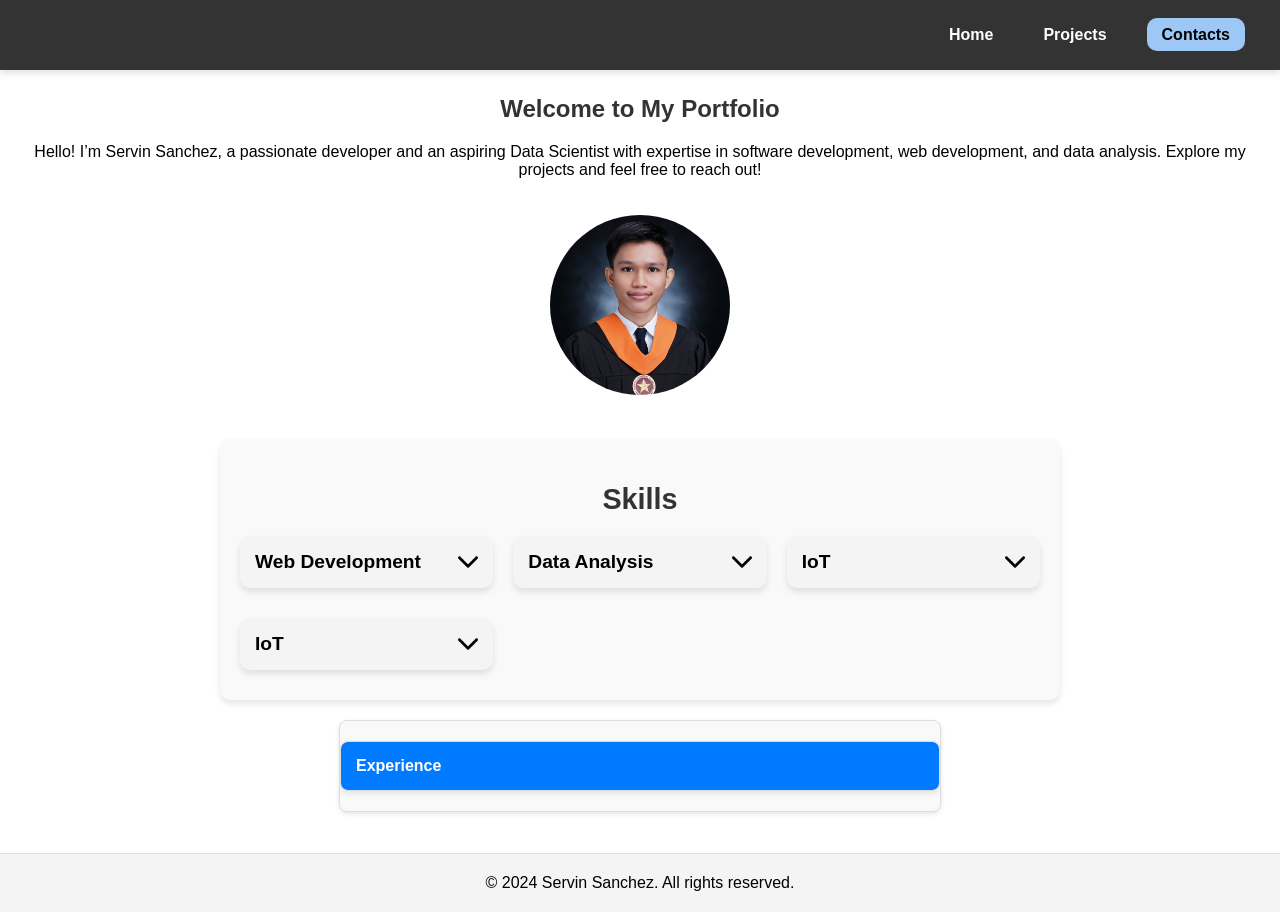
<file: index.html>
<!DOCTYPE html>
<html lang="en">
<head>
  <meta charset="UTF-8">
  <meta name="viewport" content="width=device-width, initial-scale=1.0">
  <link rel="icon" href="img\icons\tableau-software.png" type="image/x-icon" />
  <title>Home</title>
  <!-- <link rel="stylesheet" href="css/style.css"> -->
  <link rel="stylesheet" href="css/global.css">
  <link rel="stylesheet" href="css/contacts.css">
  <link rel="stylesheet" href="css/contacts-animation.css">
  <!-- <link rel="stylesheet" href="css/contacts-responsiveness.css"> -->
  <link rel="stylesheet" href="css/home-animation.css">
  <link rel="stylesheet" href="css/home.css">
  <link rel="stylesheet" href="css/home-responsiveness.css">
</head>
<body>
  <header>
    

    <nav>
      <ul>
        <li><a href="index.html">Home</a></li>
        <li><a href="projects.html">Projects</a></li>
        <li id="contact"><a href="#" onclick="toggleContactBox()">Contacts</a></li>
      </ul>
    </nav>

    <!-- Floating Contact Box -->
    <div id="contact-overlay">
      <div id="contact-box">
        <div id="contact-content">
          <h2>Reach Me</h2>
          <a href="mailto">
            <img src="img/icons/gmail.png" alt="Email Icon">
          </a>

          <a href="my.linkedin.com">
            <img src="img/icons/linkedin.png" alt="linkedin Icon">
          </a>
          
          <a href="my.github.com">
            <img src="img/icons/github.png" alt="github Icon">
          </a>

        </div>
      </div>
    </div>

  </div>

  </header>

  <main>
    <section id="intro">
      <div class="intro-text">
        <h1>Welcome to My Portfolio</h1>
        <p>Hello! I’m Servin Sanchez, a passionate developer and an aspiring Data Scientist with expertise in software development, web development, and data analysis. Explore my projects and feel free to reach out!</p>
      </div>
      <div class="intro-image">
        <img src="img\projects\Grad_me.jpg" alt="Servin Sanchez" />
      </div>
    </section>

    <!-- About Me Section -->
    <!-- <section id="about-me">
      <h2>About Me</h2>
      <p>
        I’m a Computer Engineering graduate with a strong passion for leveraging technology to solve complex problems. With hands-on experience in data engineering, web development, and IoT systems, I enjoy creating innovative solutions that have a meaningful impact. 
      </p>
      <p>
        I thrive in collaborative environments, constantly learning new tools and technologies to stay ahead in the rapidly evolving tech landscape.
      </p>
    </section> -->

    <!-- Skills Section -->
    <section id="skills">
      <h2 align="center">Skills</h2>
      <div class="skills-grid">
        <!-- Web Development -->
        <div class="skills-category">
          <div class="skills-box">
            <a href="#" class="toggle-dropdown">
              <span>Web Development</span>
              <img class="dropdown-toggle" src="img/icons/dropdown-icon.png" alt="Dropdown Icon">
            </a>
          </div>
          <div class="dropdown-content">
            <div><img src="img\icons\html-5.png" alt="HTML Icon"><span>HTML</span></div>
            <div><img src="img\icons\css-3.png" alt="CSS Icon"><span>CSS</span></div>
            <div><img src="img\icons\js.png" alt="JavaScript Icon"><span>JavaScript</span></div>
          </div>
        </div>
    
        <!-- Data Analysis -->
        <div class="skills-category">
          <div class="skills-box">
            <a href="#" class="toggle-dropdown">
              <span>Data Analysis</span>
              <img class="dropdown-toggle" src="img/icons/dropdown-icon.png" alt="Dropdown Icon">
            </a>
          </div>
          <div class="dropdown-content">
            <div><img src="img\icons\python.png" alt="Python Icon"><span>Python</span></div>
            <div><img src="img\icons\tableau-software.png" alt="Excel Icon"><span>Excel</span></div>
            <div><img src="img\icons\sql-server.png" alt="SQL Icon"><span>SQL</span></div>
            <div><img src="img\icons\power-bi.png" alt="Power BI Icon"><span>Power BI</span></div>
          </div>
        </div>
    
        <!-- IoT -->
        <div class="skills-category">
          <div class="skills-box">
            <a href="#" class="toggle-dropdown">
              <span>IoT</span>
              <img class="dropdown-toggle" src="img/icons/dropdown-icon.png" alt="Dropdown Icon">
            </a>
          </div>
          <div class="dropdown-content">
            <div><img src="img\icons\ros-2.png" alt="Raspberry Pi Icon"><span>Robot Operating System 2</span></div>
            <div><img src="img\icons\arduino.png" alt="Arduino Icon"><span>Arduino</span></div>
            <div><img src="img\icons\raspberry-pi.png" alt="Raspberry Pi Icon"><span>Raspberry Pi</span></div>
          </div>
        </div>

        <!-- IoT -->
        <div class="skills-category">
          <div class="skills-box">
            <a href="#" class="toggle-dropdown">
              <span>IoT</span>
              <img class="dropdown-toggle" src="img/icons/dropdown-icon.png" alt="Dropdown Icon">
            </a>
          </div>
          <div class="dropdown-content">
            <div><img src="img\icons\ros-2.png" alt="Raspberry Pi Icon"><span>Robot Operating System 2</span></div>
            <div><img src="img\icons\arduino.png" alt="Arduino Icon"><span>Arduino</span></div>
            <div><img src="img\icons\raspberry-pi.png" alt="Raspberry Pi Icon"><span>Raspberry Pi</span></div>
          </div>
        </div>
      </div>
    </section>
    

    <section id="experience">
      <div class="dropdown-box">
        <button class="dropdown-btn" onclick="toggleExperience()">Experience</button>
        <div id="experience-content" style="display: none;">
          <div class="experience-item">
            <h3>Job Title 1</h3>
            <p><strong>Company Name</strong> | <em>Start Date - End Date</em></p>
            <ul>
              <li>Key responsibility or achievement 1</li>
              <li>Key responsibility or achievement 2</li>
              <li>Key responsibility or achievement 3</li>
            </ul>
          </div>

          <div class="experience-item">
            <h3>Job Title 2</h3>
            <p><strong>Company Name</strong> | <em>Start Date - End Date</em></p>
            <ul>
              <li>Key responsibility or achievement 1</li>
              <li>Key responsibility or achievement 2</li>
              <li>Key responsibility or achievement 3</li>
            </ul>
          </div>
        </div>
      </div>
    </section>


  </main>

  <footer>
    <p>© 2024 Servin Sanchez. All rights reserved.</p>
  </footer>

  <script src="js/home-script.js"></script>
  <script src="js/contact-script.js"></script>
</body>
</html>
</file>
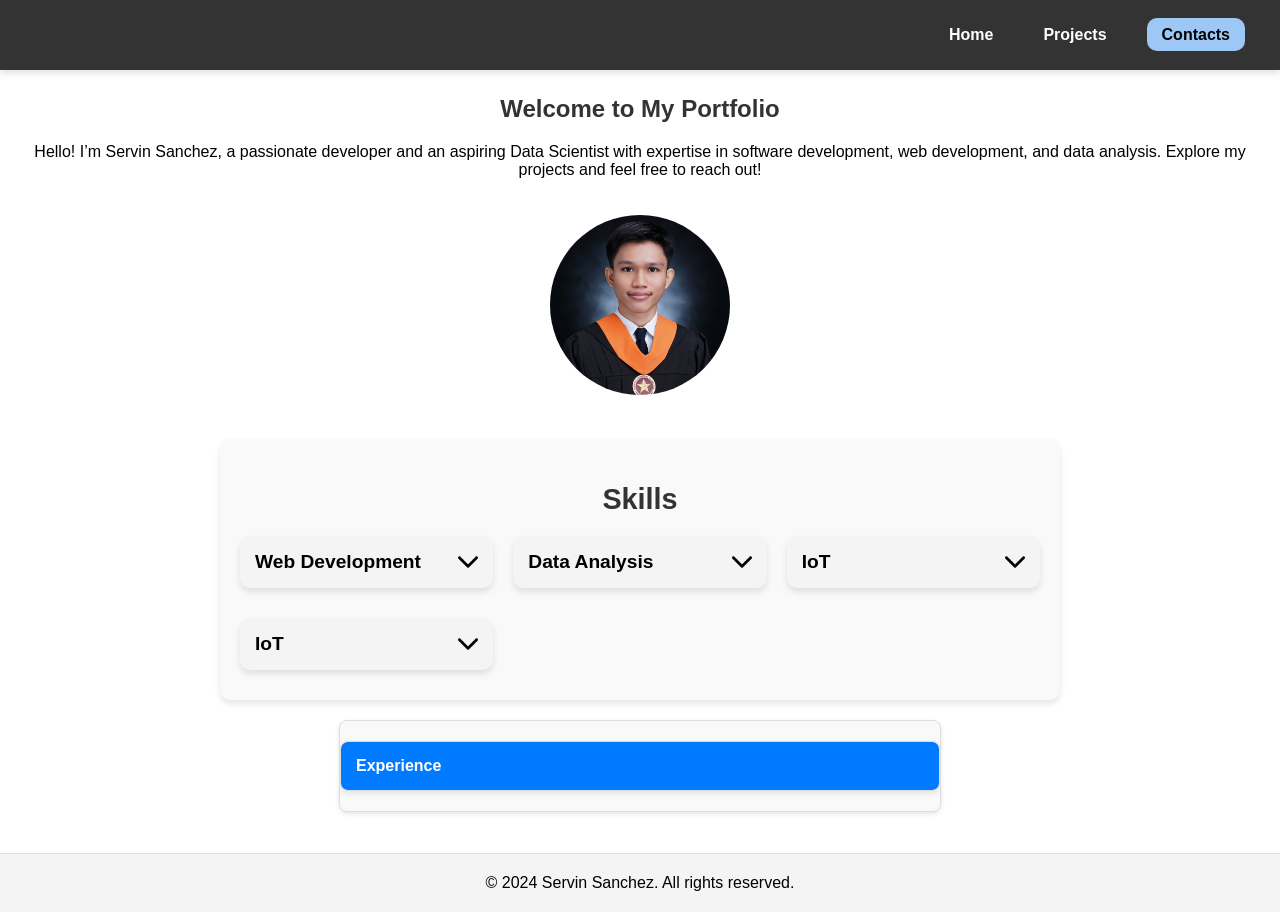
<file: home.html>
<!DOCTYPE html>
<html lang="en">
<head>
  <meta charset="UTF-8">
  <meta name="viewport" content="width=device-width, initial-scale=1.0">
  <title>Home</title>
  <!-- <link rel="stylesheet" href="css/style.css"> -->
  <link rel="stylesheet" href="css/global.css">
  <link rel="stylesheet" href="css/contacts.css">
  <link rel="stylesheet" href="css/contacts-animation.css">
  <!-- <link rel="stylesheet" href="css/contacts-responsiveness.css"> -->
  <link rel="stylesheet" href="css/home-animation.css">
  <link rel="stylesheet" href="css/home.css">
  <link rel="stylesheet" href="css/home-responsiveness.css">
</head>
<body>
  <header>
    <nav>
      <ul>
        <li><a href="home.html">Home</a></li>
        <li><a href="projects.html">Projects</a></li>
        <li id="contact"><a href="#" onclick="toggleContactBox()">Contacts</a></li>
      </ul>
    </nav>

    <!-- Floating Contact Box -->
    <div id="contact-overlay">
      <div id="contact-box">
        <div id="contact-content">
          <p>Email: <a href="mailto:your-email@example.com">your-email@example.com</a></p>
          <p>Phone: <a href="tel:+123456789">+123 456 789</a></p>
          <p>
            Social Media:
            <a href="https://facebook.com/yourprofile" target="_blank">Facebook</a> |
            <a href="https://twitter.com/yourprofile" target="_blank">Twitter</a>
          </p>
        </div>
      </div>
    </div>

  </div>

  </header>

  <main>
    <section id="intro">
      <div class="intro-text">
        <h1>Welcome to My Portfolio</h1>
        <p>Hello! I’m Servin Sanchez, a passionate developer and an aspiring Data Scientist with expertise in software development, web development, and data analysis. Explore my projects and feel free to reach out!</p>
      </div>
      <div class="intro-image">
        <img src="img\projects\Grad_me.jpg" alt="Servin Sanchez" />
      </div>
    </section>

    <!-- About Me Section -->
    <!-- <section id="about-me">
      <h2>About Me</h2>
      <p>
        I’m a Computer Engineering graduate with a strong passion for leveraging technology to solve complex problems. With hands-on experience in data engineering, web development, and IoT systems, I enjoy creating innovative solutions that have a meaningful impact. 
      </p>
      <p>
        I thrive in collaborative environments, constantly learning new tools and technologies to stay ahead in the rapidly evolving tech landscape.
      </p>
    </section> -->

    <!-- Skills Section -->
    <section id="skills">
      <h2 align="center">Skills</h2>
      <div class="skills-grid">
        <!-- Web Development -->
        <div class="skills-category">
          <div class="skills-box">
            <a href="#" class="toggle-dropdown">
              <span>Web Development</span>
              <img class="dropdown-toggle" src="img/icons/dropdown-icon.png" alt="Dropdown Icon">
            </a>
          </div>
          <div class="dropdown-content">
            <div><img src="img\icons\html-5.png" alt="HTML Icon"><span>HTML</span></div>
            <div><img src="img\icons\css-3.png" alt="CSS Icon"><span>CSS</span></div>
            <div><img src="img\icons\js.png" alt="JavaScript Icon"><span>JavaScript</span></div>
          </div>
        </div>
    
        <!-- Data Analysis -->
        <div class="skills-category">
          <div class="skills-box">
            <a href="#" class="toggle-dropdown">
              <span>Data Analysis</span>
              <img class="dropdown-toggle" src="img/icons/dropdown-icon.png" alt="Dropdown Icon">
            </a>
          </div>
          <div class="dropdown-content">
            <div><img src="img\icons\python.png" alt="Python Icon"><span>Python</span></div>
            <div><img src="img\icons\tableau-software.png" alt="Excel Icon"><span>Excel</span></div>
            <div><img src="img\icons\sql-server.png" alt="SQL Icon"><span>SQL</span></div>
            <div><img src="img\icons\power-bi.png" alt="Power BI Icon"><span>Power BI</span></div>
          </div>
        </div>
    
        <!-- IoT -->
        <div class="skills-category">
          <div class="skills-box">
            <a href="#" class="toggle-dropdown">
              <span>IoT</span>
              <img class="dropdown-toggle" src="img/icons/dropdown-icon.png" alt="Dropdown Icon">
            </a>
          </div>
          <div class="dropdown-content">
            <div><img src="img\icons\ros-2.png" alt="Raspberry Pi Icon"><span>Robot Operating System 2</span></div>
            <div><img src="img\icons\arduino.png" alt="Arduino Icon"><span>Arduino</span></div>
            <div><img src="img\icons\raspberry-pi.png" alt="Raspberry Pi Icon"><span>Raspberry Pi</span></div>
          </div>
        </div>

        <!-- IoT -->
        <div class="skills-category">
          <div class="skills-box">
            <a href="#" class="toggle-dropdown">
              <span>IoT</span>
              <img class="dropdown-toggle" src="img/icons/dropdown-icon.png" alt="Dropdown Icon">
            </a>
          </div>
          <div class="dropdown-content">
            <div><img src="img\icons\ros-2.png" alt="Raspberry Pi Icon"><span>Robot Operating System 2</span></div>
            <div><img src="img\icons\arduino.png" alt="Arduino Icon"><span>Arduino</span></div>
            <div><img src="img\icons\raspberry-pi.png" alt="Raspberry Pi Icon"><span>Raspberry Pi</span></div>
          </div>
        </div>
      </div>
    </section>
    

    <section id="experience">
      <div class="dropdown-box">
        <button class="dropdown-btn" onclick="toggleExperience()">Experience</button>
        <div id="experience-content" style="display: none;">
          <div class="experience-item">
            <h3>Job Title 1</h3>
            <p><strong>Company Name</strong> | <em>Start Date - End Date</em></p>
            <ul>
              <li>Key responsibility or achievement 1</li>
              <li>Key responsibility or achievement 2</li>
              <li>Key responsibility or achievement 3</li>
            </ul>
          </div>

          <div class="experience-item">
            <h3>Job Title 2</h3>
            <p><strong>Company Name</strong> | <em>Start Date - End Date</em></p>
            <ul>
              <li>Key responsibility or achievement 1</li>
              <li>Key responsibility or achievement 2</li>
              <li>Key responsibility or achievement 3</li>
            </ul>
          </div>
        </div>
      </div>
    </section>


  </main>

  <footer>
    <p>© 2024 Servin Sanchez. All rights reserved.</p>
  </footer>

  <script src="js/home-script.js"></script>
  <script src="js/contact-script.js"></script>
</body>
</html>
</file>
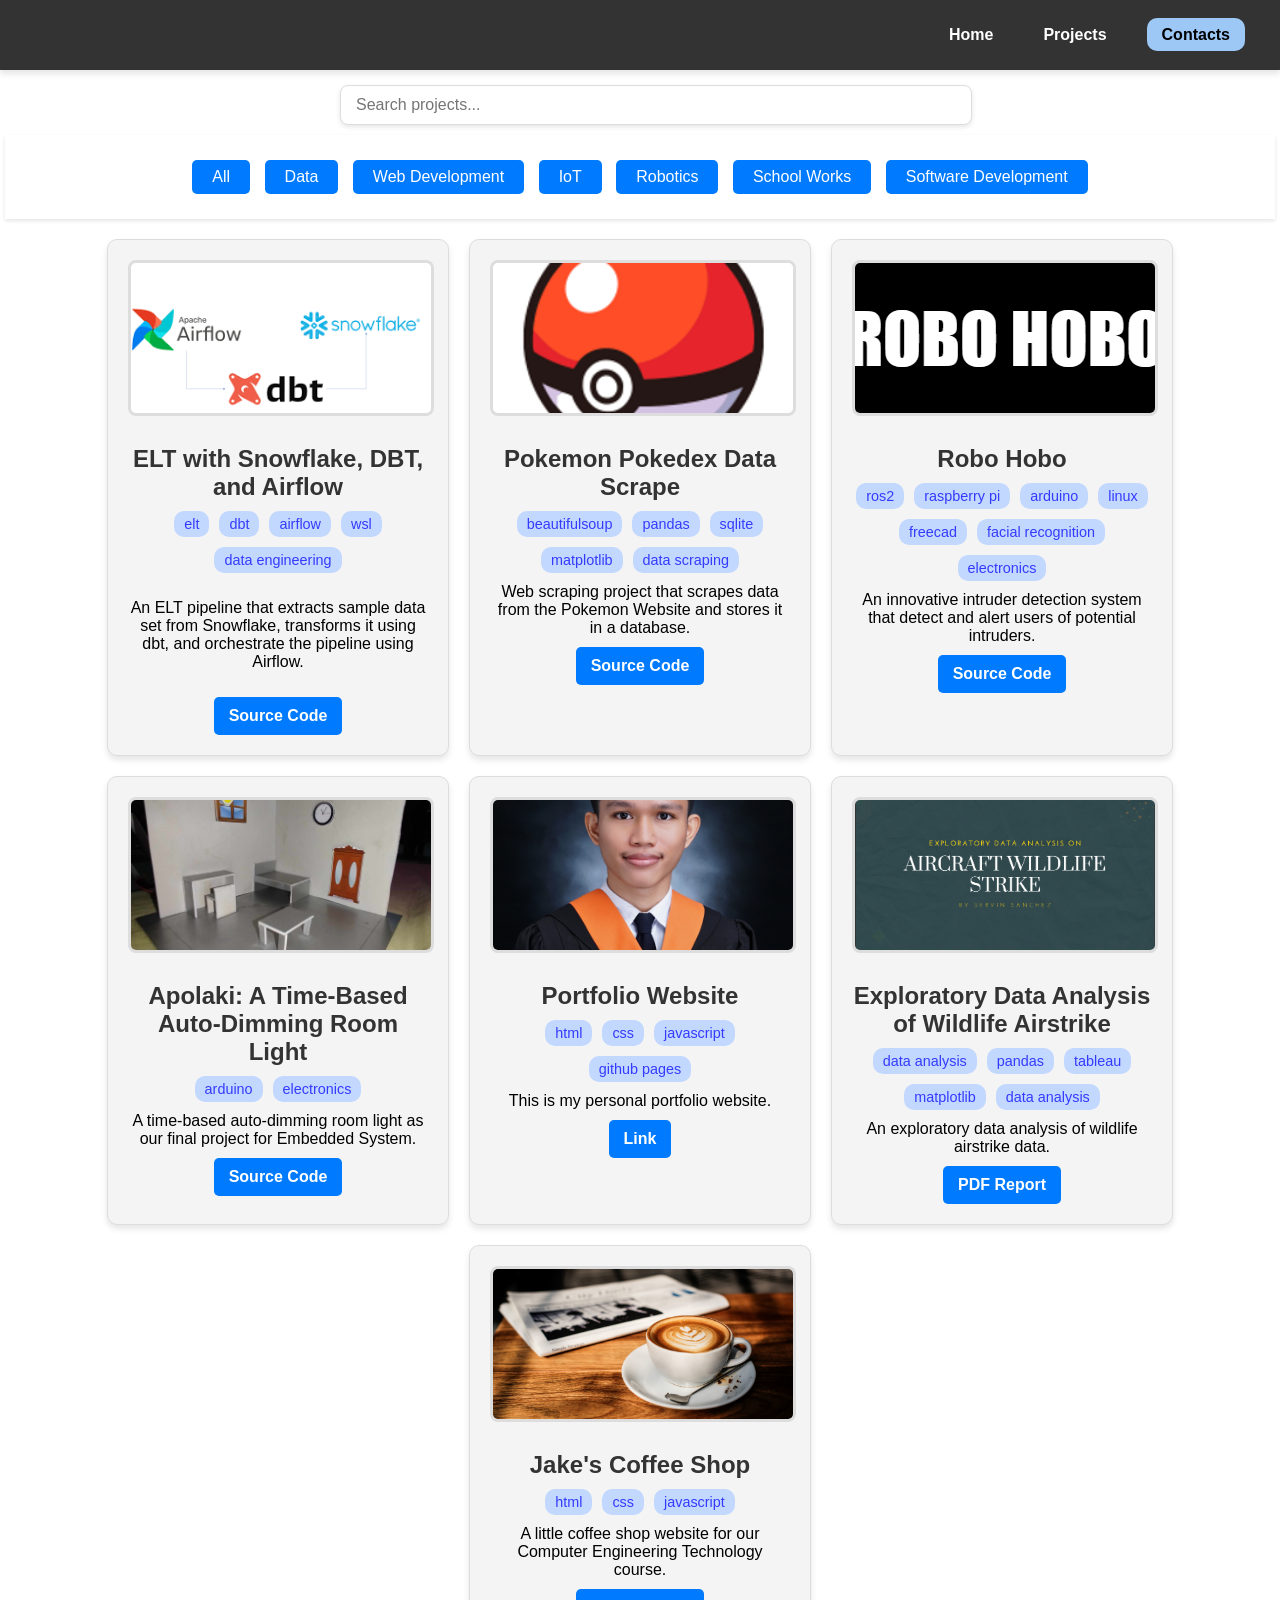
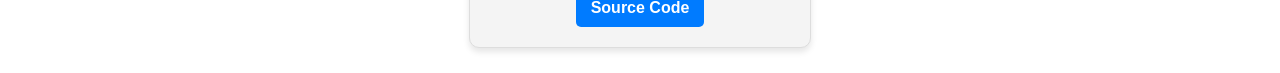
<file: projects.html>
<!DOCTYPE html>
<html lang="en">
<head>
  <meta charset="UTF-8">
  <meta name="viewport" content="width=device-width, initial-scale=1.0">
  <link rel="icon" href="img\icons\tableau-software.png" type="image/x-icon" />
  <title>Projects</title>
  <!-- <link rel="stylesheet" href="css/style.css"> -->
  <link rel="stylesheet" href="css/global.css">
  <link rel="stylesheet" href="css/contacts.css">
  <link rel="stylesheet" href="css/contacts-animation.css">
  <link rel="stylesheet" href="css/projects.css">
  <link rel="stylesheet" href="css/projects-animation.css">
  <link rel="stylesheet" href="css/projects-responsiveness.css">
  <!-- <link rel="stylesheet" href="css/contacts-responsiveness.css"> -->
</head>
<body>
  <header>
    <nav>
      <ul>
        <li><a href="index.html">Home</a></li>
        <li><a href="projects.html">Projects</a></li>
        <li id="contact"><a href="#" onclick="toggleContactBox()">Contacts</a></li>
      </ul>
    </nav>

    <!-- Floating Contact Box -->
    <div id="contact-overlay">
      <div id="contact-box">
        <div id="contact-content">
          <p>Email: <a href="mailto:your-email@example.com">your-email@example.com</a></p>
          <p>Phone: <a href="tel:+123456789">+123 456 789</a></p>
          <p>
            Social Media:
            <a href="https://facebook.com/yourprofile" target="_blank">Facebook</a> |
            <a href="https://twitter.com/yourprofile" target="_blank">Twitter</a>
          </p>
        </div>
      </div>
    </div>
  </header>

  <main>
    <!-- Search Bar -->
    <section class="search-bar">
      <input type="text" id="search-input" placeholder="Search projects...">
    </section>

    <section class="filter-buttons">
      <button data-category="all">All</button>
      <button data-category="data">Data</button>
      <button data-category="web">Web Development</button>
      <button data-category="iot">IoT</button>
      <button data-category="robot">Robotics</button>
      <button data-category="school">School Works</button>
      <button data-category="soft_dev">Software Development</button>
      
    </section>
    <section class="project-list">
      <div class="project-box" data-category="data">
        <img src="img\projects\dbt_snowflake_airflow.png" alt="Smart Home Dashboard">
        <h3>ELT with Snowflake, DBT, and Airflow</h3>
        <div class="project-categories">
          <span class="tools">elt</span>
          <span class="tools">dbt</span>
          <span class="tools">airflow</span>
          <span class="tools">wsl</span>
          <span class="tools">data engineering</span>
          <p>An ELT pipeline that extracts sample data set from Snowflake, transforms it using dbt, and orchestrate the pipeline using Airflow.</p>
        </div>
        <a href="https://github.com/Serv08/dbt-snowflake-airflow-pipeline" target="_blank"><strong>Source Code</strong></a>
        <!-- <a href="https://github.com/Serv08/dbt-snowflake-airflow-pipeline" target="_blank"><strong>Test</strong></a> -->
      </div>

      <div class="project-box" data-category="data">
        <img src="img\projects\pokemon-database-icon-filled-256.png" alt="Smart Home Dashboard">
        <h3>Pokemon Pokedex Data Scrape</h3>
        <div class="project-categories">
          <span class="tools">BeautifulSoup</span>
          <span class="tools">Pandas</span>
          <span class="tools">SQLite</span>
          <span class="tools">matplotlib</span>
          <span class="tools">data scraping</span>
          Web scraping project that scrapes data from the Pokemon Website and stores it in a database.
        </div>
        <a href="https://github.com/Serv08/pokemon-web-scrape" target="_blank"><strong>Source Code</strong></a>
      </div>

      <div class="project-box" data-category="iot robot school">
        <img src="img\projects\ROBO_HOBO.png" alt="Sales Dashboard">
        <h3>Robo Hobo</h3>
        <div class="project-categories">
          <span class="tools">ros2</span>
          <span class="tools">raspberry pi</span>
          <span class="tools">arduino</span>
          <span class="tools">linux</span>
          <span class="tools">freecad</span>
          <span class="tools">facial recognition</span>
          <span class="tools">electronics</span>
          An innovative intruder detection system that detect and alert users of potential intruders. 
        </div>
        <a href="https://github.com/The-Robo-Hobo/Robo-Hobo-Public" target="_blank"><strong>Source Code</strong></a>
      </div>

      <div class="project-box" data-category="robot school">
        <img src="img\projects\apolaki.jpg" alt="Sales Dashboard">
        <h3>Apolaki: A Time-Based Auto-Dimming Room Light</h3>
        <div class="project-categories">
          <span class="tools">arduino</span>
          <span class="tools">electronics</span>
          A time-based auto-dimming room light as our final project for Embedded System.
        </div>
        <a href="https://github.com/The-Robo-Hobo/Apolaki" target="_blank"><strong>Source Code</strong></a>
      </div>

      <div class="project-box" data-category="web">
        <img src="img\projects\Grad_me.jpg" alt="Personal Portfolio">
        <h3>Portfolio Website</h3>
        <div class="project-categories">
          <span class="tools">html</span>
          <span class="tools">css</span>
          <span class="tools">javascript</span>
          <span class="tools">github pages</span>
          This is my personal portfolio website. 
        </div>
        <a href="https://serv08.github.io/portfolio/index.html" target="_blank"><strong>Link</strong></a>
      </div>

      <div class="project-box" data-category="data school">
        <img src="img\projects\wildlife-airstrike-deck.png" alt="Exploratory Data Analysis of Wildlife Airstrike">
        <h3>Exploratory Data Analysis of Wildlife Airstrike</h3>
        <div class="project-categories">
          <span class="tools">data analysis</span>
          <span class="tools">pandas</span>
          <span class="tools">tableau</span>
          <span class="tools">matplotlib</span>
          <span class="tools">data analysis</span>
          An exploratory data analysis of wildlife airstrike data. 
        </div>
        <a href="https://drive.google.com/file/d/1HSEgx9KaJxoB8GH2QgPZQz3cfUYkSELw/view?usp=sharing" target="_blank"><strong>PDF Report</strong></a>
      </div>

      <div class="project-box" data-category="web school">
        <img src="img\projects\mundane-coffee-cropped.jpg" alt="Personal Portfolio">
        <h3>Jake's Coffee Shop</h3>
        <div class="project-categories">
          <span class="tools">html</span>
          <span class="tools">css</span>
          <span class="tools">javascript</span>
          A little coffee shop website for our Computer Engineering Technology course.
        </div>
        <a href="https://github.com/Serv08/Jake-Coffee-Shop" target="_blank"><strong>Source Code</strong></a>
      </div>

    </section>
  </main>
  <script src="js/project-script.js"></script>
  <script src="js/contact-script.js"></script>
</body>
</html>
</file>
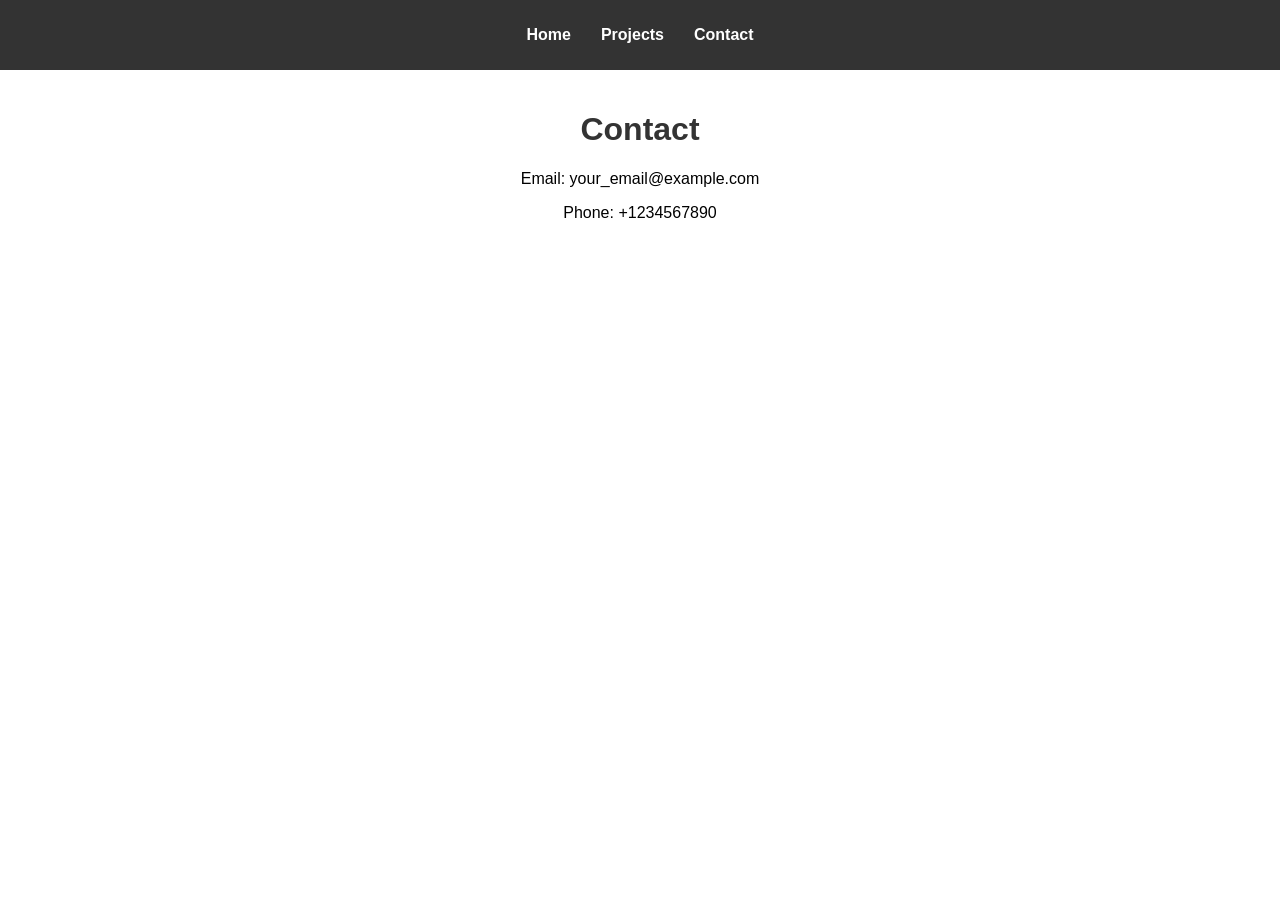
<file: visitor_tracking/static/contact.html>
<!DOCTYPE html>
<html lang="en">
<head>
  <meta charset="UTF-8">
  <meta name="viewport" content="width=device-width, initial-scale=1.0">
  <title>Contact</title>
  <link rel="stylesheet" href="css/style.css">
</head>
<body>
  <header>
    <nav>
      <ul>
        <li><a href="home.html">Home</a></li>
        <li><a href="projects.html">Projects</a></li>
        <li><a href="contact.html">Contact</a></li>
      </ul>
    </nav>
  </header>
  <main>
    <h1>Contact</h1>
    <p>Email: your_email@example.com</p>
    <p>Phone: +1234567890</p>
  </main>
  <script src="js/script.js"></script>
</body>
</html>
</file>
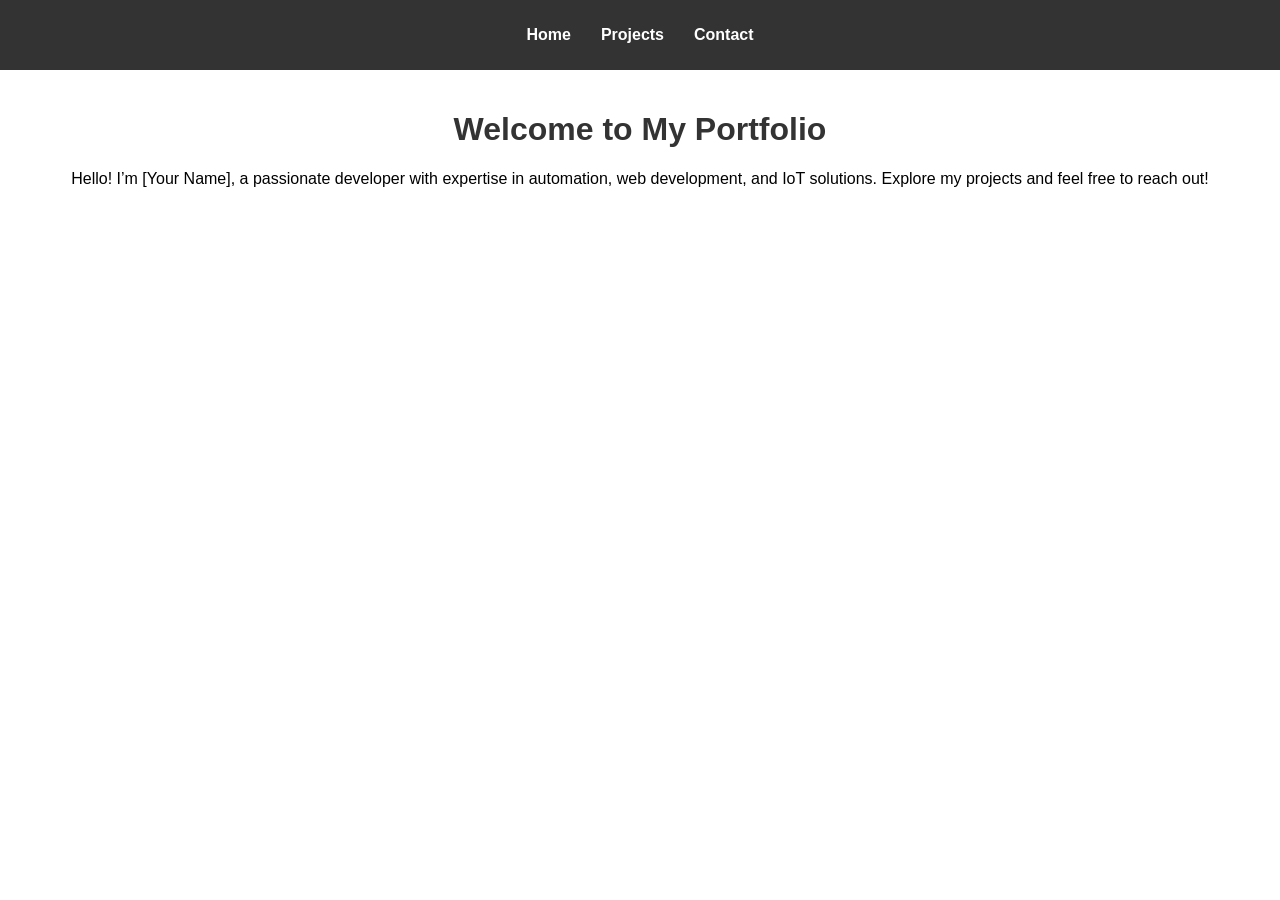
<file: visitor_tracking/static/home.html>
<!DOCTYPE html>
<html lang="en">
<head>
  <meta charset="UTF-8">
  <meta name="viewport" content="width=device-width, initial-scale=1.0">
  <title>Home</title>
  <link rel="stylesheet" href="css/style.css">
</head>
<body>
  <header>
    <nav>
      <ul>
        <li><a href="home.html">Home</a></li>
        <li><a href="projects.html">Projects</a></li>
        <li><a href="contact.html">Contact</a></li>
      </ul>
    </nav>
  </header>
  <main>
    <h1>Welcome to My Portfolio</h1>
    <p>Hello! I’m [Your Name], a passionate developer with expertise in automation, web development, and IoT solutions. Explore my projects and feel free to reach out!</p>
  </main>
  <script src="js/script.js"></script>
</body>
</html>
</file>
<file: css/global.css>
html {
    /* background-color: rgb(51, 136, 255); */
}

body::-webkit-scrollbar {
display: none; /* Hides the scrollbar in WebKit browsers (e.g., Chrome, Edge, Safari) */
}

body {
font-family: Arial, sans-serif;
margin: 0;
padding: 0;
overflow-y: scroll; /* Ensures vertical scrolling is always enabled */
}

header {
  background-color: #333;
  color: white;
  padding: 10px 20px;
  position: sticky; /* Makes the header sticky */
  top: 0; /* Sticks to the top of the viewport */
  z-index: 1000; /* Ensures it stays above other content */
  box-shadow: 0 4px 6px rgba(0, 0, 0, 0.1); /* Optional: Adds a shadow for better visibility */
}

nav ul {
  list-style: none;
  display: flex;
  justify-content: right;
  padding: 0;
}

nav ul li {
  margin: 0 15px;
}

nav ul li a {
  color: white;
  text-decoration: none;
  font-weight: bold;
  padding: 5px 10px; /* Add padding for a cleaner look */
  transition: background-color 0.3s ease, color 0.3s ease; /* Smooth hover effect */
}

nav ul li a:hover {
  color: black;
  background-color: white; /* Adds a hover effect for all buttons */
  border-radius: 5px; /* Slight rounding for a modern look */
}

nav ul li#contact a {
  background-color: #9dc8f6; /* Unique background color for the contact item */
  color: black; /* Contrast text color */
  border-radius: 10px; /* Rounded corners */
  padding: 8px 15px; /* Slightly larger padding for emphasis */
}

nav ul li#contact a:hover {
  background-color: #014792; /* Darker shade on hover */
  color: white; /* Invert text color on hover */
}

main {
  padding: 5px;
  text-align: center;
}

main h1 {
  color: #333;
}
</file>
<file: css/contacts.css>
/* 
  ===========================
  Contact
  ===========================
*/

/* Contact Overlay */
#contact-overlay {
  position: fixed;
  top: 0;
  left: 0;
  width: 100%;
  height: 100%;
  background-color: rgba(0, 0, 0, 0.5);
  display: flex;
  justify-content: center;
  align-items: center;
  z-index: 1000;
}

/* 
  ======================
  Contact Box
  ======================
 */
#contact-box {
  background-color: rgba(255, 255, 255, 0.9);
  border-radius: 10px;
  padding: 20px;
  width: 300px;
  max-width: 90%; /* Adjust for mobile responsiveness */
  box-shadow: 0 4px 6px rgba(0, 0, 0, 0.2);
  text-align: center;
}

#contact-box h2 {
  margin-top: 10px;
  margin-bottom: 20px;
}

#contact-content {
  color: black;
  margin-top: 8%;
}

#contact-content a { /* hides weird underline from the anchor link*/
  color: rgba(0, 0, 0, 0);
}

#contact-content img {
  width: 15%;
  height: 15%;
  margin-right: 10px;
}
</file>
<file: css/contacts-animation.css>
/* 
  ===========================
  Contact
  ===========================
*/

/* Contact Overlay */
#contact-overlay {
  z-index: 1000;
  opacity: 0; /* Start hidden */
  pointer-events: none; /* Prevent interactions when not visible */
  transition: opacity 0.3s ease; /* Smooth fade-in and fade-out */
}

/* Show the overlay when active */
#contact-overlay.active {
  opacity: 1;
  pointer-events: all; /* Allow interactions */
}

/* 
  ======================
  Contact Box
  ======================
 */
#contact-box {
  transform: scale(0.8); /* Start slightly smaller */
  opacity: 0; /* Hidden initially */
  transition: transform 0.3s ease, opacity 0.3s ease; /* Smooth animation */
}

/* Show the box when overlay is active */
#contact-overlay.active #contact-box {
  transform: scale(1); /* Scale up */
  opacity: 1; /* Fully visible */
}


#contact-content img:hover {
  transform: scale(1.5); /* Slightly larger on hover */
  transition: transform 0.3s ease;
}

#contact-content img {
  transition: transform 0.3s ease; /* Ensure smooth transition when hover is removed */
}
</file>
<file: css/contacts-responsiveness.css>
html {
    /* background-color: rgb(51, 136, 255); */
}

body::-webkit-scrollbar {
  display: none; /* Hides the scrollbar in WebKit browsers (e.g., Chrome, Edge, Safari) */
}

body {
  font-family: Arial, sans-serif;
  margin: 0;
  padding: 0;
  overflow-y: scroll; /* Ensures vertical scrolling is always enabled */
}

header {
  background-color: #333;
  color: white;
  padding: 10px 20px;
  position: sticky; /* Makes the header sticky */
  top: 0; /* Sticks to the top of the viewport */
  z-index: 1000; /* Ensures it stays above other content */
  box-shadow: 0 4px 6px rgba(0, 0, 0, 0.1); /* Optional: Adds a shadow for better visibility */
}

nav ul {
  list-style: none;
  display: flex;
  justify-content: right;
  padding: 0;
}

nav ul li {
  margin: 0 15px;
}

nav ul li a {
  color: white;
  text-decoration: none;
  font-weight: bold;
  padding: 5px 10px; /* Add padding for a cleaner look */
  transition: background-color 0.3s ease, color 0.3s ease; /* Smooth hover effect */
}

nav ul li a:hover {
  color: black;
  background-color: white; /* Adds a hover effect for all buttons */
  border-radius: 5px; /* Slight rounding for a modern look */
}

nav ul li#contact a {
  background-color: #9dc8f6; /* Unique background color for the contact item */
  color: black; /* Contrast text color */
  border-radius: 10px; /* Rounded corners */
  padding: 8px 15px; /* Slightly larger padding for emphasis */
}

nav ul li#contact a:hover {
  background-color: #014792; /* Darker shade on hover */
  color: white; /* Invert text color on hover */
}

main {
  padding: 5px;
  text-align: center;
}

main h1 {
  color: #333;
}



/* 
  ===========================
  Contact
  ===========================
*/

/* Contact Overlay */
#contact-overlay {
  position: fixed;
  top: 0;
  left: 0;
  width: 100%;
  height: 100%;
  background-color: rgba(0, 0, 0, 0.5);
  display: flex;
  justify-content: center;
  align-items: center;
  z-index: 1000;
  opacity: 0; /* Start hidden */
  pointer-events: none; /* Prevent interactions when not visible */
  transition: opacity 0.3s ease; /* Smooth fade-in and fade-out */
}

/* Show the overlay when active */
#contact-overlay.active {
  opacity: 1;
  pointer-events: all; /* Allow interactions */
}

/* 
  ======================
  Contact Box
  ======================
 */
#contact-box {
  background-color: rgba(255, 255, 255, 0.9);
  border-radius: 10px;
  padding: 20px;
  width: 300px;
  max-width: 90%; /* Adjust for mobile responsiveness */
  box-shadow: 0 4px 6px rgba(0, 0, 0, 0.2);
  text-align: center;
  transform: scale(0.8); /* Start slightly smaller */
  opacity: 0; /* Hidden initially */
  transition: transform 0.3s ease, opacity 0.3s ease; /* Smooth animation */
}

/* Show the box when overlay is active */
#contact-overlay.active #contact-box {
  transform: scale(1); /* Scale up */
  opacity: 1; /* Fully visible */
}

#contact-content {
  margin-top: 10px;
}
</file>
<file: css/home-animation.css>
/* 
  ===========================
  Home Page
  ===========================
*/
@keyframes fadeInUp {
  from {
    opacity: 0;
    transform: translateY(20px);
  }
  to {
    opacity: 1;
    transform: translateY(0);
  }
}

@keyframes fadeInImage {
  0% {
    opacity: 0; /* Start fully transparent */
    transform: scale(0.9); /* Optional: Slightly smaller scale for a zoom effect */
  }
  100% {
    opacity: 1; /* Fully visible */
    transform: scale(1); /* Normal size */
  }
}

@keyframes mover {
  0% { transform: translateY(0); }
  100% { transform: translateY(-20px); }
  }


/* About Me and Skills Section */
#about-me, #skills {
  animation: fadeInUp 0.6s ease-in-out;
}
  
.skills-box {
  transition: background-color 0.3s ease, box-shadow 0.3s ease;
}

.skills-box:hover {
  background-color: #007bff;
  color: white;
  box-shadow: 0 6px 10px rgba(0, 0, 0, 0.15);
}


.skills-box span {
  font-weight: bold;
  font-size: 1.2rem;
}

.dropdown-toggle {
  transition: transform 0.3s ease;
  width: 20px;
  height: 20px;
}

.skills-category.active .dropdown-toggle {
  transform: rotate(180deg);
}

.dropdown-content {
  transition: max-height 0.5s ease-out, opacity 0.5s ease-out; /* Make the transition smoother */
}

.skills-category.active .dropdown-content {
  max-height: 500px; /* Adjust based on the size of your content */
  opacity: 1; /* Make it visible */
}

.intro-image img{
  animation: fadeInImage 2s ease-in-out, mover 2s infinite  alternate;
}

/* Style for the dropdown box */
#experience {
  animation: fadeInUp 2s;
}

#experience .dropdown-box {
  animation: fadeInUp 2s;
}

.dropdown-btn:hover {
  background-color: #0056b3; /* Darker blue on hover */
}
</file>
<file: css/home.css>
/* 
  ===========================
  Home Page
  ===========================
*/

.welcome-container p{
    font-size: large;
    padding-bottom: 5%;
    font-family: 'Times New Roman', Times, serif;
    /* text-wrap: normal; */
}

.home-intro p{
  text-wrap: normal;
}

/* About Me and Skills Section */
#about-me, #skills {
  margin: 20px auto;
  padding: 20px;
  /* padding-bottom: ; */
  max-width: 800px;
  text-align: left;
  background-color: #f9f9f9;
  border-radius: 10px;
  box-shadow: 0 4px 6px rgba(0, 0, 0, 0.1);
}

#about-me h2, #skills h2 {
  color: #333;
  font-size: 1.8rem;
  margin-bottom: 10px;
}

#skills ul {
  list-style-type: disc;
  padding-left: 20px;
}

#skills li {
  margin-bottom: 8px;
  font-size: 1rem;
}

/* Skills Section */
#skills {
  padding: 20px;
}

.skills-grid {
  display: grid;
  grid-template-columns: 1fr 1fr 1fr;
  gap: 20px;
  margin-top: 20px;
}

.skills-category {
  position: relative;
}

.skills-box {
  display: flex;
  justify-content: space-between;
  align-items: center;
  background-color: #f4f4f4;
  padding: 15px;
  border-radius: 10px;
  cursor: pointer;
  box-shadow: 0 4px 6px rgba(0, 0, 0, 0.1);
}

.skills-box a {
  display: flex;
  justify-content: space-between;
  align-items: center;
  width: 100%;
  text-decoration: none;
  color: inherit;
}

.skills-box span {
  font-weight: bold;
  font-size: 1.2rem;
}

.dropdown-content {
  display: block;
  max-height: 0; /* Start with no height */
  opacity: 0; /* Make it invisible */
  margin-top: 10px;
  padding-left: 20px;
  overflow: hidden; /* Prevent content from overflowing */
}

.dropdown-content div {
  display: flex;
  align-items: center;
  margin-bottom: 10px;
}

.dropdown-content img {
  width: 25px;
  height: 25px;
  margin-right: 10px;
}

.intro-image img{
  display: inline-block;
  border-radius: 50%; 
  object-fit: cover;  
  width: 180px; 
  height: 180px;
  padding: 20px;
}

/* Style for the dropdown box */
#experience {
  margin: 20px auto;
  max-width: 600px;
  background-color: #f9f9f9;
  border: 1px solid #ddd;
  border-radius: 8px;
  box-shadow: 0 2px 5px rgba(0, 0, 0, 0.1);
  overflow: hidden;
}

#experience .dropdown-box {
  margin: 20px auto;
  max-width: 600px;
  background-color: #f9f9f9;
  border: 1px solid #ddd;
  border-radius: 8px;
  box-shadow: 0 2px 5px rgba(0, 0, 0, 0.1);
  overflow: hidden;
}

/* Dropdown button */
.dropdown-btn {
  width: 100%;
  padding: 15px;
  text-align: left;
  background-color: #007bff; /* Button background */
  color: white;
  font-size: 16px;
  border: none;
  cursor: pointer;
  font-weight: bold;
}

/* Content inside the dropdown */
#experience-content {
  padding: 15px;
}

.experience-item {
  margin-bottom: 20px;
}

.experience-item h3 {
  color: #007bff;
  margin-bottom: 5px;
}

.experience-item p {
  font-style: italic;
  color: #666;
}

.experience-item ul {
  list-style-type: disc;
  padding-left: 20px;
}

.experience-item ul li {
  margin-bottom: 5px;
}


footer p{
  text-align: center;
  padding: 20px;
  margin-bottom: 0px;
  background-color: #f4f4f4;
  border-top: 1px solid #ddd;
}
</file>
<file: css/home-responsiveness.css>
/* Mobile responsiveness: One column for small screens */
@media (max-width: 768px) {
  .skills-grid {
    grid-template-columns: 1fr; /* One column on small screens */
  }
}

/* For larger screens, maintain 3-column layout */
@media (min-width: 769px) {
  .skills-grid {
    grid-template-columns: 1fr 1fr 1fr; /* Three columns for medium to large screens */
  }
}
</file>
<file: css/projects.css>
.filter-buttons {
  text-align: center;
  margin: 10px 0px;
  margin-top: 10px;
  padding: 15px 0; /* Adds padding for better spacing */
  background-color: white; /* Optional: Set a background color to distinguish it from the content */
  position: sticky; /* Makes the filter buttons sticky */
  top: 60px; /* Adjust based on the height of the sticky navigation bar */
  z-index: 900; /* Ensures it appears above content but below the navigation bar */
  box-shadow: 0 2px 4px rgba(0, 0, 0, 0.1); 
}

.filter-buttons button {
  padding: 8px 20px;
  margin: 10px 5px;
  background-color: #007BFF;
  color: white;
  font-size: 1rem;
  border: none;
  border-radius: 5px;
  cursor: pointer;
}

/* Project List */
.project-list {
  display: flex;
  flex-wrap: wrap;
  gap: 20px;
  justify-content: center; /* Always center the projects */
  margin: 20px;
  min-height: 200px; /* Prevents collapse when no projects are visible */
}


/* Project Box Styling */
.project-box {
  width: 300px; /* Fixed width for consistent size */
  background-color: #f4f4f4;
  border: 1px solid #ddd;
  border-radius: 10px;
  text-align: center;
  padding: 20px;
  box-shadow: 0 4px 6px rgba(0, 0, 0, 0.1);
  overflow: hidden;
}

.project-box img {
  width: 100%;
  height: 150px;
  object-fit: cover;
  border-radius: 8px;
  border: 3px solid #ddd;
  margin-bottom: 15px;
}

.project-box h3 {
  font-size: 1.5rem;
  margin: 10px 0;
  color: #333;
}


.project-box a {
  display: inline-block;
  margin-top: 10px;
  padding: 10px 15px;
  background-color: #007BFF;
  color: white;
  text-decoration: none;
  font-size: 1rem;
  border-radius: 5px;
}

/* Category Tags */
.project-categories {
  margin-top: 10px;
  display: flex;
  justify-content: center;
  gap: 10px;
  flex-wrap: wrap;
}

.tools {
  display: inline-block;
  padding: 5px 10px;
  background-color: #c2d8ff;
  color: rgb(52, 59, 255);
  font-size: 0.9rem;
  border-radius: 10px;
  text-transform: lowercase;
}




.welcome-container img{
  display: inline-block;
  border-radius: 50%; 
  object-fit: cover;  
  width: 180px; 
  height: 180px;
  padding: 20px;
}



/* Style for Search Bar */
.search-bar {
  margin: 10px auto;
  margin-bottom: 10px; /* Adjusts margin for better spacing */
  max-width: 600px;
  text-align: center;
}

#search-input {
  width: 100%;
  padding: 10px 15px;
  font-size: 16px;
  border: 1px solid #ddd;
  border-radius: 8px;
  box-shadow: 0 2px 5px rgba(0, 0, 0, 0.1);
  outline: none;
}

#search-input:focus {
  border-color: #007bff;
}
</file>
<file: css/projects-animation.css>
/* Filter Buttons */
@keyframes fadeInDown {
  from {
    opacity: 0;
    transform: translateY(-5%);
  }
  to {
    opacity: 1;
    transform: translateY(0);
  }
}

@keyframes fadeInUp {
  from {
    opacity: 0;
    transform: translateY(20px);
  }
  to {
    opacity: 1;
    transform: translateY(0);
  }
}

@keyframes mover {
  0% { transform: translateY(0); }
  100% { transform: translateY(-20px); }
  }

.filter-buttons {
  animation: fadeInDown 0.6s ease-in-out;
}

.filter-buttons button {
  transition: background-color 0.3s ease;
}

.filter-buttons button:hover {
  background-color: #0056b3;
}

/* Project List */
.project-list {
  transition: all 0.3s ease; /* Smooth transition when projects are filtered */
}


/* Project Box Styling */
.project-box {
  transition: transform 0.3s ease, background-color 0.3s ease;
  animation: fadeInUp 0.6s ease-in-out;
}

.project-box:hover {
  transform: translateY(-10px);
  background: linear-gradient(135deg, #007BFF, #0056b3); /* Gradient background on hover */
  color: white;
}

.project-box img {
  transition: border-color 0.3s ease;
}

.project-box:hover img {
  border-color: #007BFF; /* Change border color on hover */
}

.project-box h3 {
  transition: color 0.3s ease;
}

.project-box:hover h3 {
  color: white; /* Adjust to match hover color scheme */
}

.project-box a {
  transition: background-color 0.3s ease;
}

.project-box a:hover {
  background-color: #0056b3;
}

/* Smooth Transition for Filtering */
.project-box {
  opacity: 1;
  transform: scale(1);
  transition: opacity 0.3s ease, transform 0.3s ease;
}

.project-box.hidden {
  opacity: 0;
  transform: scale(0.9); /* Shrinks slightly when hidden */
  pointer-events: none;
  position: absolute; /* Takes out hidden elements from the layout */
}

.welcome-container img{
  animation: mover 2s infinite  alternate;
}
</file>
<file: css/projects-responsiveness.css>
/* Responsive Adjustments for Mobile Devices */
@media (max-width: 768px) {

  input#search-input {
    display: block;
    width: 90%; /* Adjust width as needed */
    margin: 0 auto;
  }
  
  .filter-buttons {
    margin: 5px 0; /* Adds more vertical spacing */
  }

  .filter-buttons button {
    padding: 10px 15px; /* Increased padding for larger touch areas on mobile */
    margin: 5px; /* Adds more vertical spacing between buttons */
    font-size: 0.9rem; /* Slightly larger font size for better readability */
  }
}
</file>
<file: visitor_tracking/static/css/style.css>
/* Basic Styling */
body {
    font-family: Arial, sans-serif;
    margin: 0;
    padding: 0;
  }
  
  header {
    background-color: #333;
    color: white;
    padding: 10px 20px;
  }
  
  nav ul {
    list-style: none;
    display: flex;
    justify-content: center;
    padding: 0;
  }
  
  nav ul li {
    margin: 0 15px;
  }
  
  nav ul li a {
    color: white;
    text-decoration: none;
    font-weight: bold;
  }
  
  main {
    padding: 20px;
    text-align: center;
  }
  
  main h1 {
    color: #333;
  }
  
  /* Filter Buttons */
  .filter-buttons {
    margin-bottom: 20px;
  }
  
  .filter-buttons .filter-btn {
    padding: 10px 15px;
    margin: 5px;
    background-color: #007BFF;
    color: white;
    border: none;
    border-radius: 5px;
    cursor: pointer;
    transition: background-color 0.2s ease;
  }
  
  .filter-buttons .filter-btn:hover {
    background-color: #0056b3;
  }
  
  /* Project Grid Styling */
  .project-grid {
    display: grid;
    grid-template-columns: repeat(auto-fit, minmax(250px, 1fr));
    gap: 20px;
    margin-top: 20px;
    padding: 0 20px;
  }
  
  .project-card {
    background-color: #f4f4f4;
    border: 1px solid #ddd;
    border-radius: 8px;
    padding: 20px;
    text-align: center;
    box-shadow: 0 4px 6px rgba(0, 0, 0, 0.1);
    transition: transform 0.2s ease, box-shadow 0.2s ease;
    display: none; /* Initially hidden for filtering */
  }
  
  .project-card img {
    max-width: 100%;
    height: auto;
    border-radius: 5px;
    margin-bottom: 15px;
  }
  
  .project-card h2 {
    margin: 0 0 10px;
    color: #333;
  }
  
  .project-card p {
    margin: 0 0 15px;
    color: #555;
  }
  
  .project-card a {
    display: inline-block;
    padding: 10px 15px;
    background-color: #007BFF;
    color: white;
    text-decoration: none;
    border-radius: 5px;
    font-weight: bold;
    transition: background-color 0.2s ease;
  }
  
  .project-card a:hover {
    background-color: #0056b3;
  }
  
  .project-card.show {
    display: block; /* Show filtered projects */
  }
</file>
